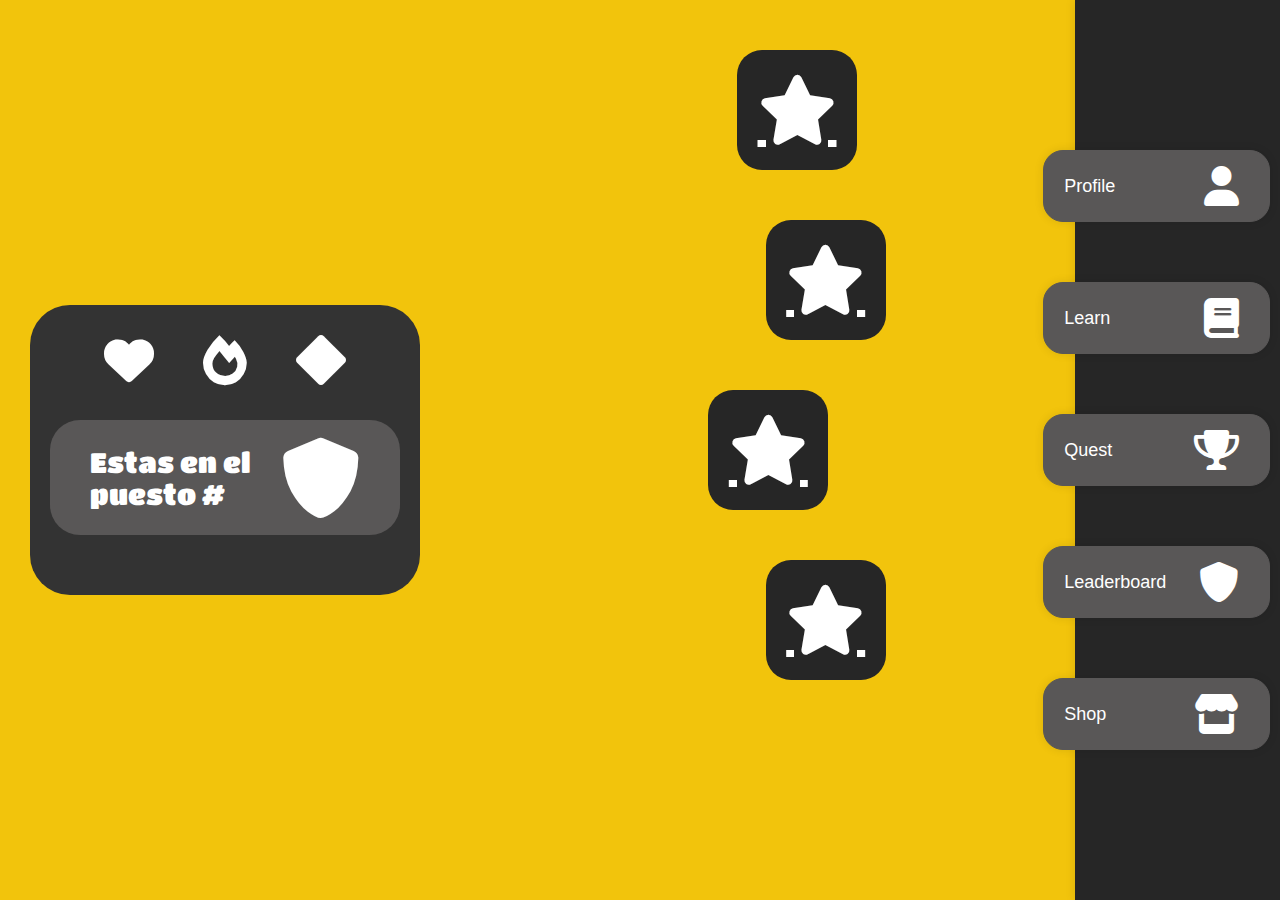
<file: index.html>
<!DOCTYPE html>
<html lang="es">
<head>
    <meta charset="UTF-8">
    <meta name="viewport" content="width=device-width, initial-scale=1.0">
    <title>BananaSong</title>
    <link rel="stylesheet" href="css/main.css">
    <link rel="stylesheet" href="https://cdnjs.cloudflare.com/ajax/libs/font-awesome/6.0.0-beta3/css/all.min.css">
    <link rel="stylesheet" href="https://fonts.googleapis.com/css2?family=Spook&family=Titan+One&display=swap">
    <script src="js/main.js" defer></script>
</head>
<body>
    <section class="container" >
        <div class="content" id="content"></div>
        <div class="right-box">
            <div class="sidebar">
                <div class="nav-button" data-page="profile.html">
                    Profile
                    <i class="fas fa-user"></i>
                </div>
                <div class="nav-button" data-page="learn.html">
                    Learn
                    <i class="fas fa-book"></i>
                </div>
                <div class="nav-button" data-page="quest.html">
                    Quest
                    <i class="fas fa-trophy"></i>
                </div>
                <div class="nav-button" data-page="leaderboard.html">
                    Leaderboard
                    <i class="fas fa-shield-alt"></i>
                </div>
                <div class="nav-button" data-page="shop.html">
                    Shop
                    <i class="fas fa-store"></i>
                </div>
            </div>
        </div>
    </section>
</body>
</html>
</file>
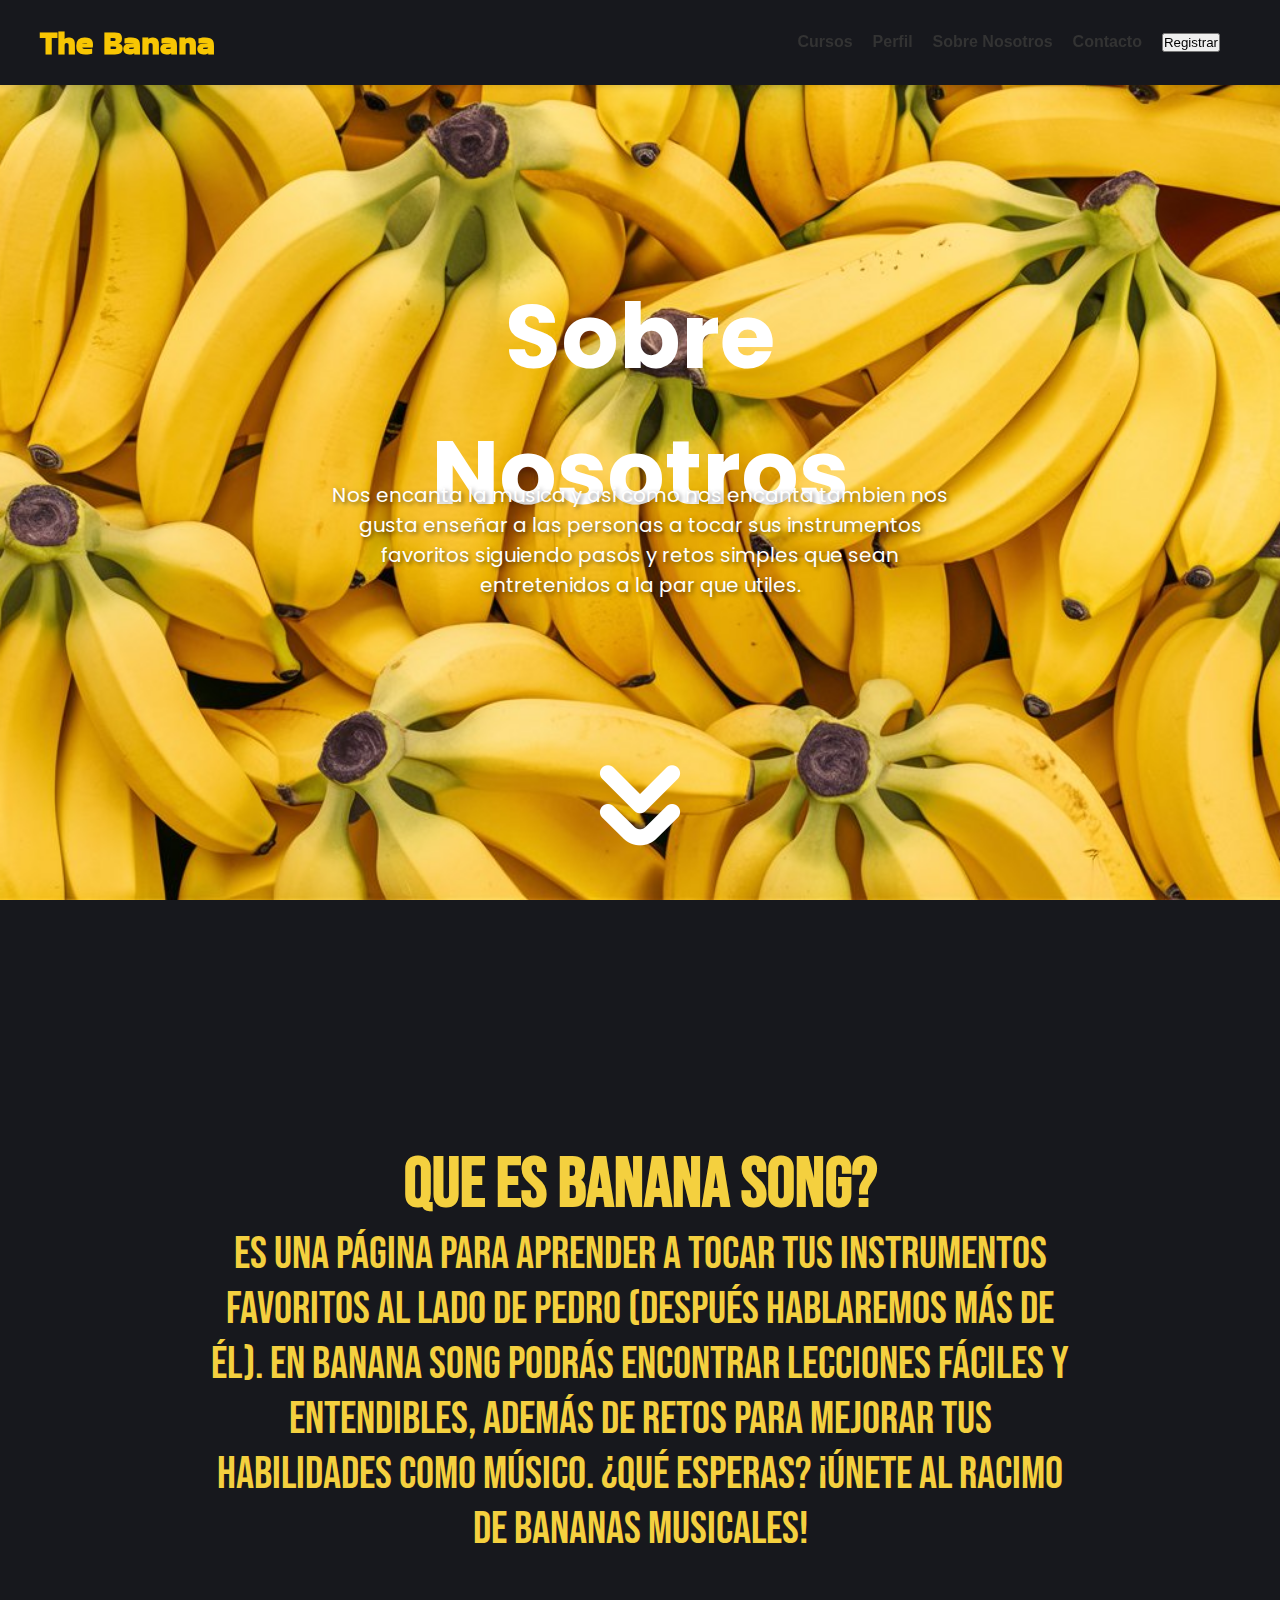
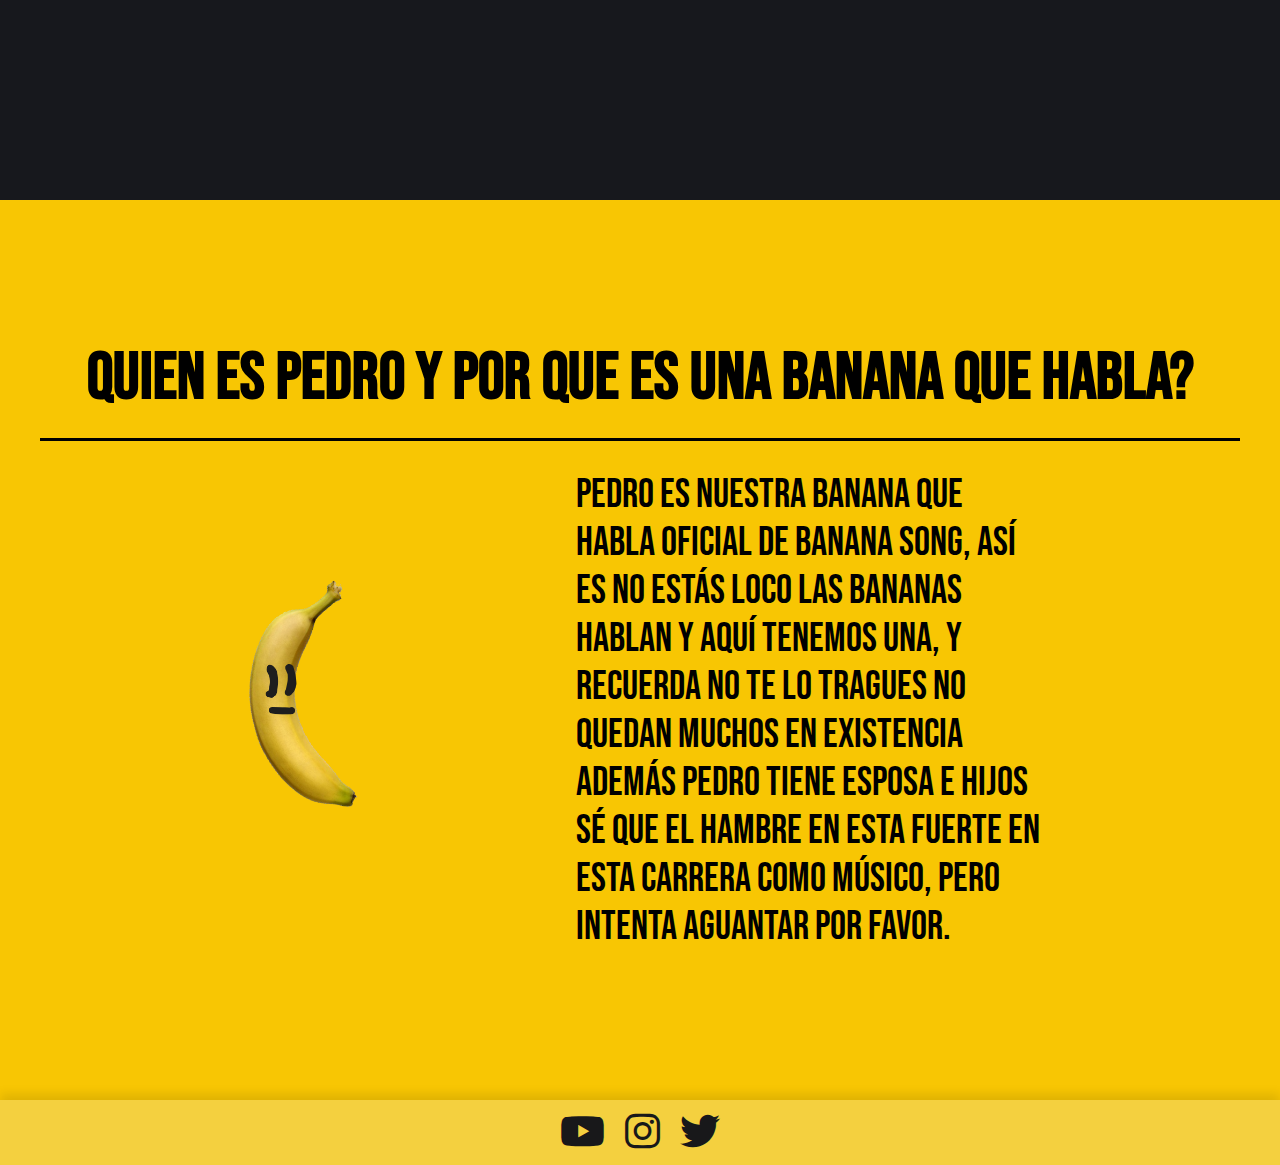
<file: about.html>
<!DOCTYPE html>
<html lang="en">

<head>
    <meta charset="UTF-8">
    <meta name="viewport" content="width=device-width, initial-scale=1.0">
    <title>Banana Homepage</title>
    <link rel="stylesheet" href="css/styles.css">
    <link rel="icon" href="imgs/10b28d43-87d9-4142-9a9f-1ab05f0d3245.png">
    <link rel="preconnect" href="https://fonts.googleapis.com">
    <link rel="preconnect" href="https://fonts.gstatic.com" crossorigin>
    <link
        href="https://fonts.googleapis.com/css2?family=Bakbak+One&family=Bebas+Neue&family=Poppins:ital,wght@0,100;0,200;0,300;0,400;0,500;0,600;0,700;0,800;0,900;1,100;1,200;1,300;1,400;1,500;1,600;1,700;1,800;1,900&family=Workbench&display=swap"
        rel="stylesheet">
    <link
        href="https://fonts.googleapis.com/css2?family=Bakbak+One&family=Bebas+Neue&family=Poppins:ital,wght@0,100;0,200;0,300;0,400;0,500;0,600;0,700;0,800;0,900;1,100;1,200;1,300;1,400;1,500;1,600;1,700;1,800;1,900&family=Roboto:ital,wght@0,100;0,300;0,400;0,500;0,700;0,900;1,100;1,300;1,400;1,500;1,700;1,900&family=Workbench&display=swap"
        rel="stylesheet">
    <link rel="stylesheet" href="https://cdnjs.cloudflare.com/ajax/libs/font-awesome/6.0.0-beta3/css/all.min.css">

    <style>
        /* General styling for the section */
        .Pedro {
            text-align: center;
            padding: 20px;
            margin: 0 auto;
        }

        .PedroTitulo {
            margin-bottom: 20px;
        }

        .PedroTitulo h2 {
            font-size: 1em;
            /* Smaller font size for the title */
            margin: 0;
        }

        /* Styling for the content part with two columns */
        .PedroContent {
            display: flex;
            align-items: center;
            justify-content: center;
            padding-top: 20px;
        }

        /* Column for the image */
        .PedroImg {
            flex: 1;
            padding: 10px;
            text-align: center;
            /* Center the image in its column */
        }

        .PedroImg img {
            max-width: 100%;
            height: auto;
        }

        /* Column for the text */
        .PedroTexto {
            flex: 1;
            padding-right: 200px;
            text-align: left;
            /* Align text to the left */
            font-size: 0.6em;
            /* Smaller font size for the text */
        }

        /* Adding a vertical line between image and text */
        .PedroContent::before {
            content: '';
            display: block;
            width: 1px;
            background: #ccc;
            height: 100%;
            margin: 0 20px;
            /* Adjust spacing as needed */
        }

        /* Adding some padding around the section */
        .pre-footer {
            padding: 20px;
        }

        .hero h1 {
            font-size: 70;
        }
    </style>
</head>

<body>
    <div class="container">
        <header>
            <a href="Index.php">
                <h1>The Banana</h1>
            </a>
            <nav>
                <ul class="nav-links">
                    <li><a href="Cursos.php">Cursos</a></li>
                    <li><a href="Perfil.php">Perfil</a></li>
                    <li><a href="About.php">Sobre Nosotros</a></li>
                    <li><a href="contact.php">Contacto</a></li>
                    <button id="openModalBtn">Registrar</button>
                    <li id="auth-link"></li>
                </ul>
            </nav>
        </header>
        <!-- Botón para abrir el modal -->
        

        <!-- Modal de registro -->
        <div id="registroModal" class="modal">
            <div class="modal-content">
                <span class="close">&times;</span>
                <form id="registroForm" class="modal-form" action="registro.php" method="POST"
                    enctype="multipart/form-data">
                    <label for="nombre">Nombre:</label>
                    <input type="text" id="nombre" name="nombre" required><br>

                    <label for="correo">Correo:</label>
                    <input type="email" id="correo" name="correo" required><br>

                    <label for="password">Contraseña:</label>
                    <input type="password" id="password" name="password" required><br>

                    <label for="telefono">Teléfono:</label>
                    <input type="text" id="telefono" name="telefono" required><br>

                    <label for="sexo">Sexo:</label>
                    <select id="sexo" name="sexo">
                        <option value="M">Masculino</option>
                        <option value="F">Femenino</option>
                        <option value="O">Otro</option>
                    </select><br>

                    <label for="profile_picture">Foto de perfil (opcional):</label>
                    <input type="file" id="profile_picture" name="profile_picture"><br>

                    <label for="banner_picture">Foto de banner (opcional):</label>
                    <input type="file" id="banner_picture" name="banner_picture"><br>

                    <label for="instrument">Instrumento:</label>
                    <input type="text" id="instrument" name="instrument" required><br>

                    <button type="submit">Registrarse</button>
                </form>
            </div>
        </div>

        <!-- CSS para el estilo del modal -->
        <style>
            .modal {
                display: none;
                position: fixed;
                z-index: 1;
                left: 0;
                top: 0;
                width: 100%;
                height: 100%;
                overflow: auto;
                background-color: rgba(0, 0, 0, 0.5);
            }

            .modal-content {
                background-color: #fefefe;
                margin: 15% auto;
                padding: 20px;
                border: 1px solid #888;
                width: 80%;
                max-width: 600px;
            }

            .close {
                color: #aaa;
                float: right;
                font-size: 28px;
                font-weight: bold;
            }

            .close:hover,
            .close:focus {
                color: black;
                text-decoration: none;
                cursor: pointer;
            }

            .modal-form label,
            .modal-form input,
            .modal-form select {
                display: block;
                margin-bottom: 10px;
            }

            .modal-form button {
                margin-top: 10px;
            }
        </style>

        <!-- JavaScript para manejar la apertura y cierre del modal -->
        <script>
            // Obtener el modal
            var modal = document.getElementById('registroModal');

            // Obtener el botón que abre el modal
            var btn = document.getElementById('openModalBtn');

            // Obtener el elemento <span> que cierra el modal
            var span = document.getElementsByClassName("close")[0];

            // Cuando el usuario hace clic en el botón, abrir el modal
            btn.onclick = function () {
                modal.style.display = "block";
            }

            // Cuando el usuario hace clic en <span> (x), cerrar el modal
            span.onclick = function () {
                modal.style.display = "none";
            }

            // Cuando el usuario hace clic en cualquier lugar fuera del modal, cerrar el modal
            window.onclick = function (event) {
                if (event.target == modal) {
                    modal.style.display = "none";
                }
            }
        </script>

        <section class="hero">
            <img src="img/se-observan-muchas-bananas-amarillas-y-realistas-t-sewlydodTN6OsIBKvDjCaA-C6BlVA6FQn2fV2QihIFAgA.jpeg"
                alt="">
            <h1>Sobre Nosotros</h1>
            <p>Nos encanta la musica y asi como nos encanta tambien nos gusta enseñar a las personas a tocar sus
                instrumentos favoritos siguiendo pasos y retos simples que sean entretenidos a la par que utiles.</p>
            <div class="scroll-down" onclick="scrollToNextSection()">
                <img src="img/angulo-doble-pequeno-hacia-abajo.png" alt="">
            </div>
        </section>

        <section class="body">
            <div class="BananaSong">
                <h2>Que es Banana Song?</h2>
                <p>Es una página para aprender a tocar tus instrumentos favoritos al lado de Pedro (después hablaremos
                    más de él). En Banana song podrás encontrar lecciones fáciles y entendibles, además de retos para
                    mejorar tus habilidades como músico. ¿Qué esperas? ¡Únete al racimo de bananas musicales!</p>
            </div>
        </section>

        <section class="pre-footer">
            <div class="Pedro">
                <div class="PedroTitulo">
                    <h2>Quien es pedro y por que es una banana que habla?</h2>
                </div>
                <div class="PedroContent">
                    <div class="PedroImg">
                        <img src="img/pedro-banana2.png" alt="Pedro la banana" width="60%">
                    </div>
                    <div class="PedroTexto">
                        <p>Pedro es nuestra banana que habla oficial de banana song, así es no estás loco las bananas
                            hablan y aquí tenemos una, y recuerda no te lo tragues no quedan muchos en existencia además
                            pedro tiene esposa e hijos sé que el hambre en esta fuerte en esta carrera como músico, pero
                            intenta aguantar por favor.</p>
                    </div>
                </div>
            </div>
        </section>

        <footer>
            <div class="social-icons">
                <a href="https://www.youtube.com" target="_blank" class="social-icon">
                    <i class="fab fa-youtube"></i>
                </a>
                <a href="https://www.instagram.com" target="_blank" class="social-icon">
                    <i class="fab fa-instagram"></i>
                </a>
                <a href="https://www.twitter.com" target="_blank" class="social-icon">
                    <i class="fab fa-twitter"></i>
                </a>
            </div>
        </footer>
    </div>

    <script>
        function scrollToNextSection() {
            const nextSection = document.querySelector('.body');
            nextSection.scrollIntoView({ behavior: 'smooth', block: 'start' });
        }

        document.addEventListener('DOMContentLoaded', () => {
            fetch('/php/check_session.php')
                .then(response => response.json())
                .then(data => {
                    const authLink = document.getElementById('auth-link');
                    if (data.loggedIn) {
                        authLink.innerHTML = '<a href="log_out.php">Cerrar Sesión</a>';
                    } else {
                        authLink.innerHTML = '<a href="log_in.php">Iniciar Sesión</a>';
                    }
                })
                .catch(error => console.error('Error:', error));
        });
    </script>
</body>

</html>
</file>
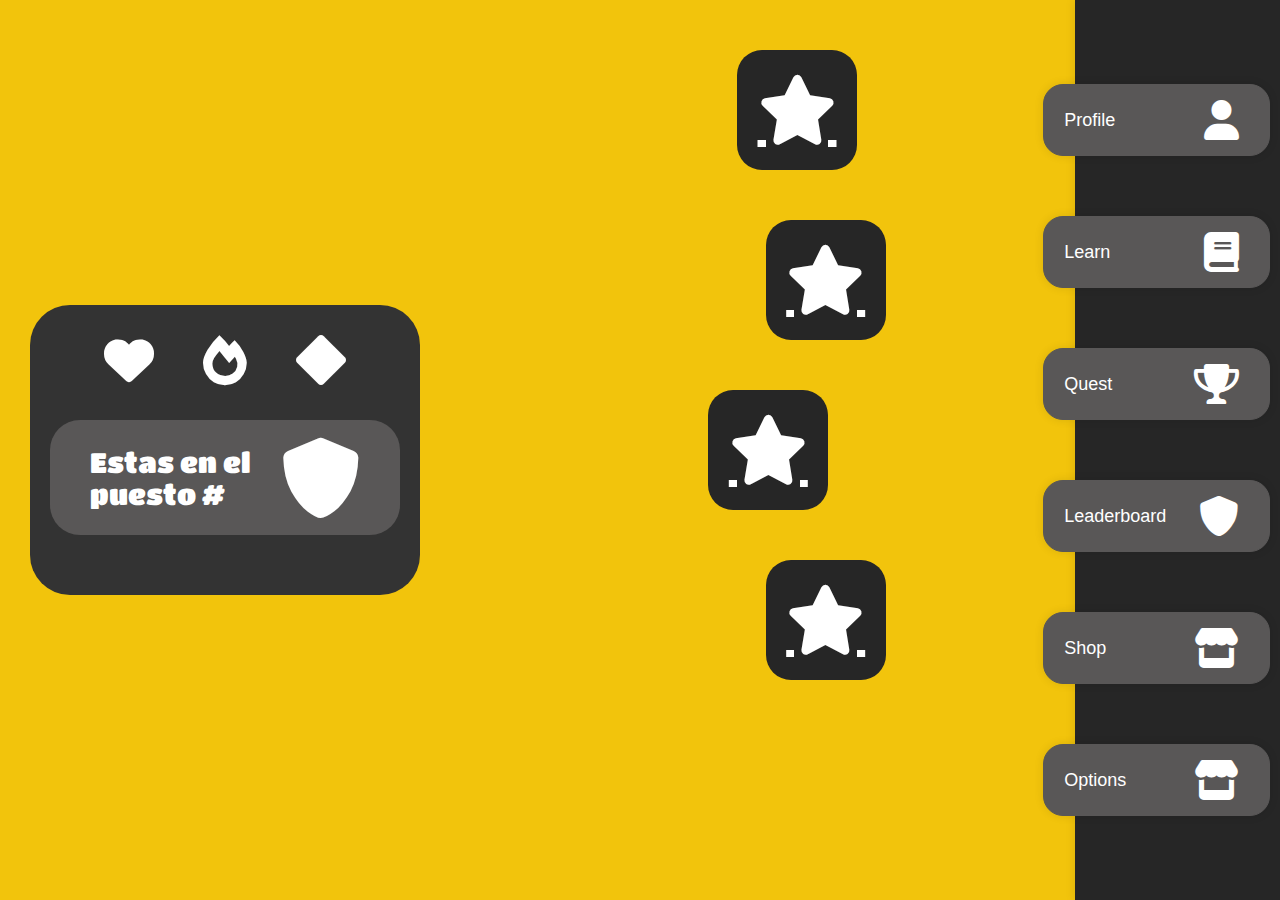
<file: bananasong.html>
<!DOCTYPE html>
<html lang="es">
<head>
    <meta charset="UTF-8">
    <meta name="viewport" content="width=device-width, initial-scale=1.0">
    <title>BananaSong</title>
    <link rel="stylesheet" href="css/main.css">
    <link rel="stylesheet" href="https://cdnjs.cloudflare.com/ajax/libs/font-awesome/6.0.0-beta3/css/all.min.css">
    <link rel="stylesheet" href="https://fonts.googleapis.com/css2?family=Spook&family=Titan+One&display=swap">
    <link href="https://fonts.googleapis.com/css2?family=Fredoka+One&display=swap" rel="stylesheet">

    <script src="js/main.js" defer></script>
</head>
<body>
    <section class="container" >
        <div class="content" id="content"></div>
        <div class="right-box">
            <div class="sidebar">
                <div class="nav-button" data-page="profile.php">
                    Profile
                    <i class="fas fa-user"></i>
                </div>
                <div class="nav-button" data-page="learn.php">
                    Learn
                    <i class="fas fa-book"></i>
                </div>
                <div class="nav-button" data-page="quest.html">
                    Quest
                    <i class="fas fa-trophy"></i>
                </div>
                <div class="nav-button" data-page="leaderboard.html">
                    Leaderboard
                    <i class="fas fa-shield-alt"></i>
                </div>
                <div class="nav-button" data-page="shop.html">
                    Shop
                    <i class="fas fa-store"></i>
                </div>
                <div class="nav-button" data-page="options.html">
                    Options
                    <i class="fas fa-store"></i>
                </div>
            </div>
        </div>
    </section>
</body>
</html>
</file>
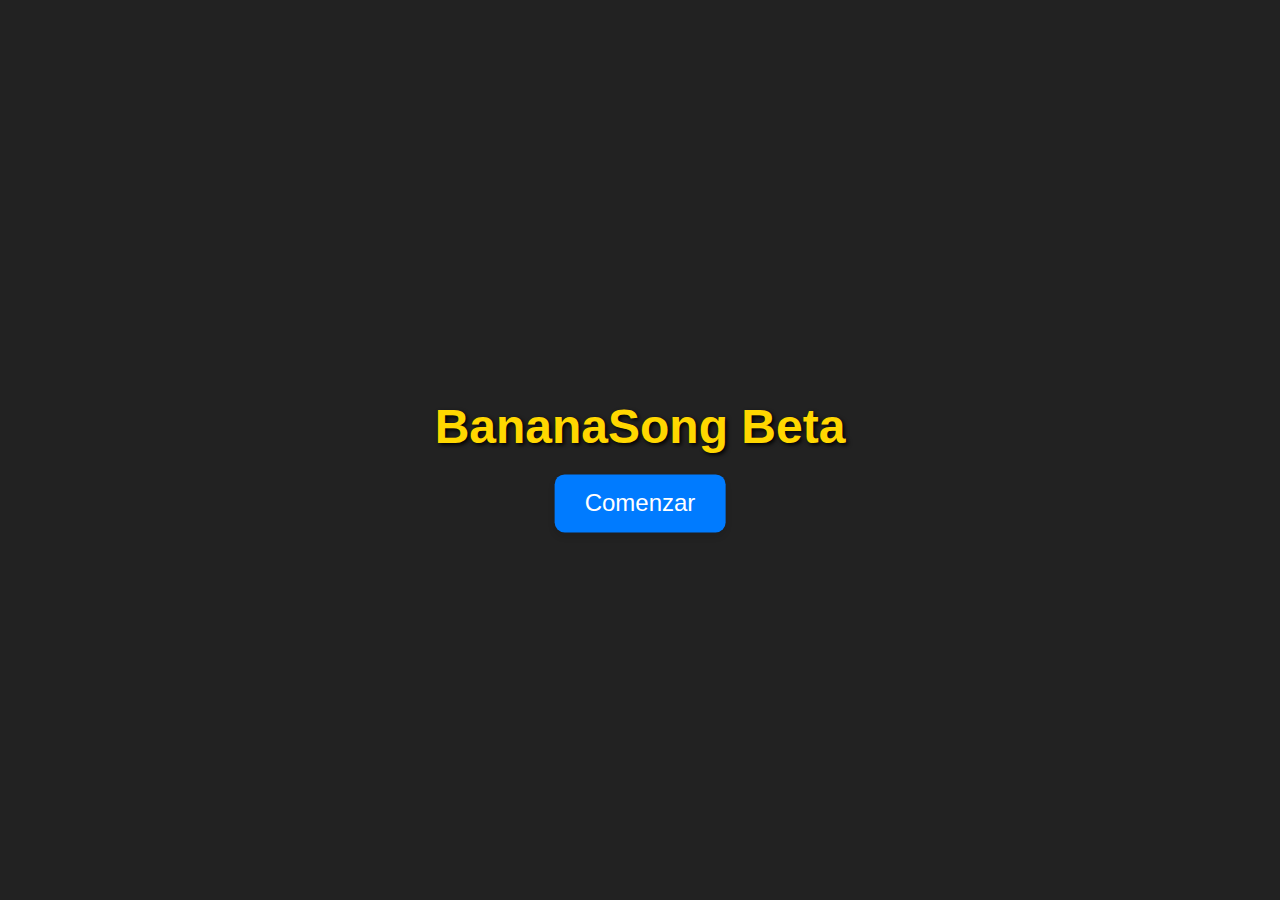
<file: lesson/lesson-1.html>
<!DOCTYPE html>
<html lang="en">

<head>
    <meta charset="UTF-8">
    <meta name="viewport" content="width=device-width, initial-scale=1.0">
    <title>BananaSong Beta</title>
    <link rel="stylesheet" href="../css/UkeGame.css">
</head>

<body>
    <script>
        // Verificar si el navegador soporta getUserMedia
        if (navigator.mediaDevices && navigator.mediaDevices.getUserMedia) {
            console.log('getUserMedia está soportado');

            // Solicitar acceso al micrófono
            navigator.mediaDevices.getUserMedia({ audio: true })
                .then(function (stream) {
                    // Permiso concedido, puedes usar el stream aquí
                    console.log('Permiso concedido');
                })
                .catch(function (err) {
                    // El usuario ha denegado el acceso al micrófono
                    console.log('Error al obtener el stream: ' + err);
                });
        } else {
            console.log('getUserMedia no está soportado en este navegador');
        }

    </script>
    <div id="menu">
        <h1>BananaSong Beta</h1>
        <button onclick="startGame()">Comenzar</button>
    </div>
    <canvas id="gameCanvas"></canvas>
    <div id="overlay" style="display:none;">
        <button onclick="resumeGame()">Reanudar</button>
        <button onclick="exitGame()">Salir</button>
    </div>

    <script src="../js/UkeGame.js"></script>
    <script src="../js/fft.js"></script>
</body>

</html>
</file>
<file: css/main.css>
@import url('https://fonts.googleapis.com/css2?family=Spook&family=Titan+One&display=swap');

body,
html {
    margin: 0;
    padding: 0;
    box-sizing: border-box;
    height: 100%;
    color: #ffffff;
    font-family: 'Spook', sans-serif;
}

.container {
    display: flex;
    height: 100vh;
    /* Altura completa de la ventana */
}

.content {
    display: flex;
    width: 80%;
    height: 100vh;
    /* Altura completa de la ventana */
}

.left-box {
    background-color: #f2c40cff;
    width: 42.8%;
    /* Ancho de la caja izquierda */
    height: 100%;
    display: flex;
    justify-content: center;
    align-items: center;
}

.friends-list {
    background-color: #262626ff;
    width: 75%;
    height: 75%;
    box-shadow: 0 0 10px rgba(0, 0, 0, 0.1);
    padding: 10px;
    border-radius: 40px;
    box-sizing: border-box;
    overflow-y: auto;
}

.friends-list h1 {
    padding-left: 10px;
}

.friend {
    margin: 15px;
    display: flex;
    align-items: center;
    background-color: #595757ff;
    margin-bottom: 10px;
    padding: 10px;
    border-radius: 10px;
    box-shadow: 0 0 5px rgba(0, 0, 0, 0.1);
}

.friend-pic {
    width: 40px;
    height: 40px;
    border-radius: 50%;
    background-color: #595757ff;
    margin-right: 10px;
    display: flex;
    justify-content: center;
    align-items: center;
    font-size: 43px;
    /* Tamaño del icono ajustado */
    color: rgb(255, 255, 255);
    /* Color del icono ajustado */
}


.friend-name {
    font-size: 16px;
}

.center-container {
    background-color: #f2c40cff;
    display: flex;
    flex-direction: column;
    width: 100%;
    /* Ancho del contenedor central */
    height: 100%;
}

.center-box {
    background-color: #f2c40cff;
    display: flex;
    justify-content: center;
    align-items: center;
}

.top-center-box {
    height: 50%;
    padding-top: 40px;
    /* Altura de la caja superior central */
    position: relative;
}

.banner {
    background-color: #fcf2ccff;
    color: #f2c40cff;
    width: 80%;
    height: 80%;
    box-shadow: 0 0 10px rgba(0, 0, 0, 0.1);
    position: relative;
}

.profile-pic-container {
    position: absolute;
    bottom: -10%;
    /* Ajusta este valor para que la mitad del círculo quede fuera del banner */
    left: 50%;
    transform: translateX(-50%);
    width: 100px;
    /* Ajusta el tamaño según sea necesario */
    height: 100px;
    /* Ajusta el tamaño según sea necesario */
}

.profile-pic {
    background-color: #f2c40cff;
    /* Color de fondo del perfil */
    width: 100%;
    height: 100%;
    border-radius: 50%;
    display: flex;
    justify-content: center;
    align-items: center;
    text-align: center;
    font-size: 110px;
    /* Tamaño del icono */
    color: #fcf2ccff;
    /* Color del icono */
    border: 5px solid #f2c40cff;
    /* Borde del perfil */
}


.bottom-center-box {
    height: 50%;
    background-color: #f2c40cff;
    /* Altura de la caja inferior central */
}

.stats {
    display: flex;
    justify-content: space-around;
    align-items: center;
    width: 100%;
    height: 100%;
}

.stat-box {
    background-color: #262626ff;
    width: 20%;
    /* Utilizamos aspect-ratio para hacer los recuadros cuadrados */
    aspect-ratio: 1 / 1;
    border-radius: 40px;
    box-shadow: 0 0 10px rgba(0, 0, 0, 0.1);
    display: flex;
    flex-direction: column;
    justify-content: center;
    align-items: center;
    font-family: 'Titan One', sans-serif;
}

.stat-box i {
    font-size: 60px;
    margin-bottom: 10px;
}

.stat-label {
    font-size: 20px;
}

.right-box {
    background-color: #f2c40cff;
    width: 20%;
    /* Ancho de la caja derecha */
    height: 100%;
    display: flex;
    justify-content: right;
    align-items: center;
}

.sidebar {
    background-color: #262626ff;
    width: 80%;
    height: 100%;
    box-shadow: 0 0 10px rgba(0, 0, 0, 0.1);
    padding: 10px;
    box-sizing: border-box;
    display: flex;
    flex-direction: column;
    justify-content: center;
    align-items: flex-end;
    /* Alinea los botones a la derecha */
}

.nav-button {
    background-color: #595757ff;
    padding: 10px 20px;
    margin: 30px 0;
    height: 50px;
    text-align: center;
    cursor: pointer;
    border: 1px solid #595757ff;
    border-radius: 20px;
    transition: background-color 0.3s, transform 0.3s, box-shadow 0.3s;
    width: 100%;
    /* Para asegurar que los botones ocupan el 100% del ancho disponible */
    box-shadow: 0 0 10px rgba(0, 0, 0, 0.1);
    display: flex;
    justify-content: space-between;
    /* Distribuye los elementos alrededor */
    align-items: center;
    font-size: 18px;
    padding-left: 20px;
    /* Añade un padding a la izquierda para separar el icono del texto */
    padding-right: 20px;
    /* Añade un padding a la derecha para separar el texto del borde */
}

.nav-button i {
    font-size: 40px;
    margin-right: 10px;
    /* Ajusta el margen derecho del icono */
}

.nav-button:hover {
    background-color: #262626ff;
}

.nav-button.selected {
    transform: translateX(-10%);
    box-shadow: 0 0 20px rgba(0, 0, 0, 0.2);
}

/*Learn.html*/
.statistics {
    margin: 30px;
    width: 350px ;
    height:250px ;
    background-color: #333;
    /* Fondo gris oscuro */
    padding: 20px;
    border-radius: 40px;
    /* Bordes redondeados opcional */
    color: white;
    /* Color del texto */
    font-family: 'Titan One', sans-serif;
}

.stat-row {
    padding: 10px 30px 10px;
    display: flex;
    justify-content: space-around;
}

.stat {
    display: flex;
    flex-direction: column;
    align-items: center;
}

.stat i {
    font-size: 50px;
    margin-bottom: 5px;
}
.classification i {
    font-size: 80px;
    padding-left: 20px;
}

.stat-label {
    font-size: 18px;
}

.classification {
    border-radius: 30px;
    height: 115px;
    background-color: #595757ff;
    display: flex;
    justify-content: center;
    align-items: center;
    margin-top: 20px;
}

.classification-label {
    margin-right: 10px;
    font-size: 28px;
}

.level-button {
    position: relative;
    width: 120px;
    height: 120px;
    background-color: #262626ff;
    color: white;
    display: flex;
    justify-content: center;
    align-items: center;
    border-radius: 25px;
    font-size: 70px;
    cursor: pointer;
    transition: transform 0.2s;
}

.level-button:hover {
    transform: scale(1.1);
}

/*quest.html*/

.message-desafio{
    height: 70%;
    width: 70%;
    background-color:#262626ff;
    border-radius: 60px;
}

.quest-message {
    padding-left: 40px;
    font-size: 40px;
    font-weight: 100;
    font-family: 'Titan One', sans-serif;
}

.quest-stats {
    padding-left: 90px;
    font-size: 30px;
    font-family: 'Fredoka One', sans-serif;
}

.quest {
    background-color:#262626ff;
    border-radius: 60px;
    height: 100%;
    width: 70%;
    display: flex;
    flex-direction: column;
    gap: 20px;
}

.mission {
    display: flex;
    align-items: center;
    gap: 10px;
    background-color: transparent;
    padding: 10px;
    margin: 30px 30px 0px;   
    border-radius: 8px;
}

.mission-icon {
    font-size: 50px;
}

.mission-content {
    flex-grow: 1;   
    text-align: left;
}

.progress-bar {
    height: 10px;
    background-color: #ddd;
    border-radius: 5px;
    overflow: hidden;
    margin-top: 5px;
}

.progress {
    height: 100%;
    background-color:#f2c40cff;
    width: 0;
}

.icon {
    color: white;
    font-size: 32px; /* Ajusted font size */
}

.text-container {
    color: white;
    font-size: 18px; /* Adjusted text size */
}

.main {
    background-color: #f2c40cff;
    padding: 20px;
    display: flex;
    justify-content: center;
    align-items: center;
    width: 100vw; /* Ajuste para ocupar todo el ancho de la vista */
    height: 100vh; /* Ajuste para ocupar todo el alto de la vista */
    box-sizing: border-box; /* Asegurar que el padding no afecta el tamaño total */
}

.center-square {
    background-color: #262626ff;
    width: 50vw; /* Ajuste para que el contenedor sea un cuadrado */
    height: 50vw; /* Ajuste para que el contenedor sea un cuadrado */
    max-width: 600px; /* Limitar el tamaño máximo */
    max-height: 600px; /* Limitar el tamaño máximo */
    border-radius: 50px; /* Aumentar el valor para hacer las esquinas más redondeadas */
    display: flex; /* Usar flexbox para la disposición */
    flex-direction: column; /* Disponer los elementos en columna */
    justify-content: center; /* Centrar verticalmente */
    align-items: center; /* Centrar horizontalmente */
    gap: 20px; /* Espacio entre elementos */
    padding: 20px; /* Padding interno */
    box-sizing: border-box; /* Asegurar que el padding no afecta el tamaño total */
}

.card {
    background-color: #595757ff;
    border-radius: 20px;
    padding: 20px;
    display: flex;
    flex-direction: column; /* Asegurar que el contenido dentro de la tarjeta esté en columna */
    justify-content: space-between;
    align-items: center;
    width: 100%; /* Ajustar el ancho al 100% del contenedor padre */
    box-sizing: border-box; /* Asegurar que el padding no afecta el tamaño total */
}

.card-content {
    display: flex;
    align-items: center;
    width: 100%; /* Ajustar el ancho al 100% del contenedor padre */
    box-sizing: border-box; /* Asegurar que el padding no afecta el tamaño total */
}

.heart-icon {
    font-size: 36px;
    color: white;
    margin-right: 20px;
}

.text {
    color: white;
}

.text h3 {
    margin: 0;
    font-size: 24px;
    text-transform: uppercase;
}

.text p {
    margin: 5px 0 0;
    font-size: 14px;
}

.button {
    background-color: #f2c40cff;
    color: black;
    border-radius: 20px;
    padding: 10px 20px;
    font-weight: bold;
    cursor: pointer;
    margin-top: 10px; /* Espacio entre el contenido y el botón */
}
</file>
<file: css/styles.css>
:root {
    --primary-color: #17181D;
    
    --secondary-color: #f4d03f;

    --background-color: #F8C603;

    --text-color: #ffffff;

  }

* {
    margin: 0;
    padding: 0;
    box-sizing: border-box;
}

.bebas-neue-regular {
    font-family: "Bebas Neue", sans-serif;
    font-weight: 400;
    font-style: normal;
  }
  

/* styles.css */

html, body {
    margin: 0;
    padding: 0;
    height: 100%;
}

body {
    font-family: Arial, sans-serif;
    background-color: #17181D;
}

.container {
    display: flex;
    flex-direction: column;
    min-height: 100%;
}

header {
    background-color: var(--primary-color);
    color: var(--secondary-color);
    padding: 10px 0; 
    text-align: center;
    position: fixed;
    top: 0;
    left: 0;
    width: 100%;
    z-index: 1000;
    box-shadow: 0 2px 5px rgba(0, 0, 0, 0.1);
    display: flex;
    justify-content: space-between;
    align-items: center;
    padding: 20px;
    background-color: var(--primary-color);
}

header > * {
    margin: 0 20px; /* Espaciado entre los elementos dentro del header */
    
}

header a{
color: var(--background-color);
text-decoration: none;
}

main {
    flex-grow: 1;
}

section {
    display: flex;
    align-items: center;
    justify-content: center;
    min-height: 100vh; /* Cada sección ocupa al menos el 100% de la altura del viewport */
}

.hero {
    background-color: var(--background-color);
    width: 100%;
    height: 100vh; /* 100vh hace que el contenedor ocupe el 100% de la altura del viewport */
    overflow: hidden; /* Evita que la imagen cause barras de desplazamiento */
    position: relative;
}

.hero img {
    width: 100%;
    height: 100%;
    object-fit: cover;
}

.hero h1 {
    position: absolute;
    top: 45%;
    left: 50%;
    transform: translate(-50%, -50%);
    z-index: 1;
    color: white; /* Color del texto */
    text-align: center;
    font-family: "poppins";
    font-size: 90px;

}
.hero p {
    position: absolute;
    top: 60%;
    left: 50%;
    transform: translate(-50%, -50%);
    z-index: 1;
    color: white; /* Color del texto */
    text-align: center;
    font-family: "poppins";
    font-size: 20px;
    text-shadow: 2px 2px 4px rgba(0, 0, 0, 0.5);
}


.scroll-down {
    position: absolute;
    bottom: 20px; /* Ajusta esto según tu preferencia */
    left: 50%;
    transform: translateX(-50%);
    font-size: 2rem; /* Tamaño de la flecha */
    cursor: pointer;
    color: #000; /* Color de la flecha */
    transition: transform 0.3s ease; /* Agregar una transición suave */
}

.scroll-down:hover {
    transform: translate(-50%, 20px); /* Mover ligeramente hacia abajo al pasar el mouse */
}

.body {
    background-color: var(--primary-color);
    color: var(--secondary-color);
    font-family: "Bebas Neue";
    font-size: 45px;
    text-align: center;
}

.pre-footer {
    background-color: var(--background-color);
    font-family: "Bebas Neue";
    font-size: 66px;
    justify-content: center;
    display: flex;
    flex-direction: column;
}

.encabezado{
    color: var(--secondary-color);
    font-family: "Bebas Neue";
    font-size: 55px;
    text-align: center;
    justify-content: center;
    display: flex;
    flex-direction: column;
}

.titulo{
    margin-bottom: 120px;
    font-size: 65px;
}


footer {
    background-color: var(--secondary-color);
    text-align: center;
    padding: 10px;
    box-shadow: 0 -6px 10px rgba(0,0,0,0.1);
}

/* Opcional: para una mejor transición entre secciones */
html {
    scroll-behavior: smooth;
}

/* Estilos para la barra de desplazamiento */
::-webkit-scrollbar {
    width: 12px; /* Ancho de la barra de desplazamiento */
}

/* Color de fondo de la barra de desplazamiento */
::-webkit-scrollbar-track {
    background-color: var(--primary-color);
}

/* Color de la barra de desplazamiento */
::-webkit-scrollbar-thumb {
    background-color: var(--secondary-color);
}

.quienes-somos-container {
    display: flex;
    align-items: flex-start;
}

.left-side {
    flex: 1;
    padding-right: 20px;
}

.right-side {
    flex: 2;
    font-size: 17px;
}

.left-side h2 {
    margin: 0;
    font-family: 'Oswald', Helvetica, Arial, Lucida, sans-serif;;
    font-size: 55   px;
}

.left-side hr {
    border: 0;
    height: 2px;
    background-color: #333;
    margin: 10px 0;
}

.left-side img {
    max-width: 100%;
    height: auto;
    display: block;
}


.button-57 {
    position: relative;
    overflow: hidden;
    border: 2px solid #18181a; /* Aumentar grosor del borde */
    color: #18181a;
    display: inline-block;
    font-size: 40px; /* Aumentar tamaño de fuente significativamente */
    line-height: 40px; /* Ajustar line-height */
    padding: 40px 40px 38px; /* Aumentar padding significativamente */
    text-decoration: none;
    cursor: pointer;
    background: var(--background-color);
    user-select: none;
    -webkit-user-select: none;
    touch-action: manipulation;
  }
  
  .button-57 span:first-child {
    position: relative;
    transition: color 600ms cubic-bezier(0.48, 0, 0.12, 1);
    z-index: 10;
  }
  
  .button-57 span:last-child {
    color: white;
    display: block;
    position: absolute;
    bottom: 0;
    transition: all 500ms cubic-bezier(0.48, 0, 0.12, 1);
    z-index: 100;
    opacity: 0;
    top: 50%;
    left: 50%;
    transform: translateY(225%) translateX(-50%);
    height: 28px; /* Ajustar altura del span */
    line-height: 28px; /* Ajustar line-height del span */
  }
  
  .button-57:after {
    content: "";
    position: absolute;
    bottom: -50%;
    left: 0;
    width: 100%;
    height: 100%;
    background-color: black;
    transform-origin: bottom center;
    transition: transform 600ms cubic-bezier(0.48, 0, 0.12, 1);
    transform: skewY(9.3deg) scaleY(0);
    z-index: 50;
  }
  
  .button-57:hover:after {
    transform-origin: bottom center;
    transform: skewY(9.3deg) scaleY(2);
  }
  
  .button-57:hover span:last-child {
    transform: translateX(-50%) translateY(-100%);
    opacity: 1;
    transition: all 900ms cubic-bezier(0.48, 0, 0.12, 1);
  }

.social-icons {
    display: flex;
    justify-content: center;
    gap: 20px;
}

.social-icon {
    color: #18181a;
    font-size: 40px; /* Tamaño de los iconos */
    text-decoration: none;
    transition: color 0.3s ease;
}

.social-icon:hover {
    color: #ffff; /* Cambia el color al pasar el ratón */
}

.productos {
    display: flex;
    justify-content: space-around; /* Distribuye los elementos con espacio alrededor */
    padding: 20px;
    font-size: 30px;
    font-family: 'Poppins', sans-serif;
    font-style: italic;
}

.ukelele img, .guitarra img, .bajo img {
    margin: 20px;
    width: 300px;
    height: 300px;
}


.preguntas_frecuentes {
    max-width: 1200px;
    margin: 0 auto;
    text-align: center;
    margin: 41px;
}

.titulo_PreguntasFrecuentes h2 {
    font-size: 2em;
    margin-bottom: 20px;
}

.contenido_preguntas {
    display: flex;
    flex-wrap: wrap;
    justify-content: center;
    gap: 20px;
}

.pregunta {
    background-color: var(--secondary-color);
    border: 1px solid var(--secondary-color);
    border-radius: 5px;
    padding: 15px;
    box-shadow: 0 2px 4px rgba(0, 0, 0, 0.1);
    width: calc(52% - 34px);
    box-sizing: border-box;
    transition: background-color 0.3s, max-height 0.5s ease-in-out;
    cursor: pointer;
    overflow: hidden;
    max-height: 80px; /* Initial max-height to show question */
}

.pregunta h3 {
    font-size: 22px;
    margin-bottom: 10px;
    font-family: "poppins";
}

.pregunta p {
    font-size: 20px;
    font-family: "poppins";
    line-height: 1.4;
    color: #555555;
    opacity: 0;
    transition: opacity 0.5s ease-in-out;
    margin: 0;
}

.pregunta.active p {
    opacity: 1;
}

.pregunta.active {
    max-height: 500px; /* Adjust this height to be large enough to show the full answer */
    background-color: var(--secondary-color);
}

header h1 {
    margin: 0;
    font-family: 'Bakbak One', sans-serif;
}

nav {
    margin-right: 20px;
}

.nav-links {
    list-style: none;
    padding: 0;
    display: flex;
    gap: 20px;
}

.nav-links li {
    display: inline;
}

.nav-links a {
    text-decoration: none;
    color: #333;
    font-weight: 600;
    transition: color 0.3s ease;
}

.nav-links a:hover {
    color: var(--background-color); /* Tomato color for hover effect */
}

.LadoIzquierdo img {
    border-radius: 50%;
    width: 150px;
    height: 150px;
    object-fit: cover;
    border: 4px solid var(--secondary-color);
}

.LadoDerecho{
    margin: 30px;
}

.LadoDerecho h1 {
    font-size: 2.5rem;
    margin-bottom: 10px;
    font-family: 'Bakbak One', sans-serif;
}

.LadoDerecho h2 {
    font-size: 1.5rem;
    margin-bottom: 20px;
    font-weight: 300;
}

.configuracion{
    margin: 20px;
}


.configuracion a {
    display: inline-block;
    transition: transform 0.3s ease; /* Añade una transición para que el cambio sea suave */
}


.configuracion a:hover {
    transform: scale(1.4);
}


.card {
    background-color: #fff;
    border-radius: 10px;
    box-shadow: 0 4px 6px rgba(0, 0, 0, 0.1);
    cursor: pointer;
    transition: transform 0.3s ease;
}

.card:hover {
    transform: translateY(-5px);
}

.carousel-container {
    overflow-x: auto; /* Habilita el desplazamiento horizontal */
    white-space: nowrap;
    min-width: 100%; /* Asegura que el contenedor tenga suficiente ancho para no cortar el contenido */
}


.carousel-container {
    overflow: hidden;
    white-space: nowrap;
}

.BananaSong{
    padding: 200px;
}

.BananaSong h2{
    font-size: 70px;
}

.Pedro{
    text-align: center;
    padding: 200px;
}

/* General styling for the section */
.Pedro {
    text-align: center;
    padding: 20px;
    margin: 0 auto;
}

.PedroTitulo {
    margin-bottom: 20px;
}

.PedroTitulo h2 {
    font-size: 2em;
}

/* Styling for the content part with two columns */
.PedroContent {
    display: flex;
    align-items: center;
    justify-content: center;
    border-top: 3px solid #000000;
    padding-top: 20px;
}

/* Column for the image */
.PedroImg {
    flex: 1;
    padding: 10px;
}

.PedroImg img {
    max-width: 100%;
    height: auto;
}

/* Column for the text */
.PedroTexto {
    flex: 1;
    padding: 10px;
    text-align: left; /* Align text to the left */
}

/* Adding some padding around the section */
.pre-footer {
    padding: 20px;
}

#score {
    font-size: 24px;
    margin-bottom: 20px;
    color: #000000;
    /* Color amarillo */
    font-weight: 700;
    /* Aumentar el grosor de las letras */
}

#controls {
    margin-bottom: 20px;
}

#start-button,
#stop-button {
    padding: 10px 20px;
    font-size: 18px;
    background-color: #000;
    /* Color amarillo */
    color: #F8C603;
    /* Color de texto negro */
    border: none;
    border-radius: 5px;
    cursor: pointer;
    margin: 0 10px;
    transition: background-color 0.3s ease;
    font-weight: 700;
    /* Aumentar el grosor de las letras */
}

#start-button:hover,
#stop-button:hover {
    background-color: #d9534f;
    /* Color amarillo oscuro */
}

#canvas {
    
    /* Borde amarillo */
    display: block;
    background-color: #F8C603;
    /* Color de fondo negro */
    margin-bottom: 10px;
}

#dominant-tone,
#dominant-frequency {
    font-weight: bold;
    color: #000000;
    /* Color amarillo */
    font-weight: 700;
    /* Aumentar el grosor de las letras */
}

#info {
    margin-top: 20px;
    color: #000000;
    /* Color amarillo */
}

#info p {
    font-size: 18px;
    margin-bottom: 10px;
}

#info img {
    max-width: 100%;
    height: auto;
    margin-bottom: 20px;
}

/* Modal */
.modal {
    display: none;
    position: fixed;
    z-index: 1;
    left: 0;
    top: 0;
    width: 100%;
    height: 100%;
    overflow: auto;
    background-color: rgb(0, 0, 0);
    background-color: rgba(0, 0, 0, 0.4);
}

.modal-content {
    background-color: #fefefe;
    margin: 15% auto;
    padding: 20px;
    border: 1px solid #888;
    width: 80%;
    max-width: 500px;
    text-align: center;
}

.close {
    color: #aaa;
    float: right;
    font-size: 28px;
    font-weight: bold;
}

.close:hover,
.close:focus {
    color: black;
    text-decoration: none;
    cursor: pointer;
}

#login-form input {
    width: 100%;
    padding: 10px;
    margin: 5px 0 10px 0;
    display: inline-block;
    border: 1px solid #ccc;
    box-sizing: border-box;
}

#login-form button {
    background-color: #4CAF50;
    color: white;
    padding: 14px 20px;
    margin: 8px 0;
    border: none;
    cursor: pointer;
    width: 100%;
}

#login-form button:hover {
    opacity: 0.8;
}
</file>
<file: css/UkeGame.css>
body, html {
    margin: 0;
    padding: 0;
    overflow: hidden;
    width: 100%;
    height: 100%;
    background-color: #222222;
    font-family: 'Arial', sans-serif;
    color: #FFFFFF;
}

#menu {
    position: absolute;
    top: 50%;
    left: 50%;
    transform: translate(-50%, -50%);
    text-align: center;
}

#menu h1 {
    font-size: 3em;
    color: #FFD700;
    margin-bottom: 20px;
    text-shadow: 2px 2px 4px #000000;
}

#menu button {
    padding: 15px 30px;
    font-size: 1.5em;
    color: #FFFFFF;
    background-color: #007BFF;
    border: none;
    border-radius: 10px;
    cursor: pointer;
    transition: background-color 0.3s, transform 0.3s;
    box-shadow: 0 4px 6px rgba(0, 0, 0, 0.1);
}

#menu button:hover {
    background-color: #0056b3;
    transform: scale(1.05);
}

#menu button:active {
    background-color: #004080;
    transform: scale(0.95);
}

canvas {
    display: none; /* para ocultar el canvas inicialmente */
}

#overlay {
    position: absolute;
    top: 300px;
    right: 10px;
    display: none;
}

#overlay button {
    margin-right: 10px;
    padding: 10px 20px;
    font-size: 1em;
    color: #FFFFFF;
    background-color: #28A745;
    border: none;
    border-radius: 5px;
    cursor: pointer;
    transition: background-color 0.3s, transform 0.3s;
    box-shadow: 0 4px 6px rgba(0, 0, 0, 0.1);
}

#overlay button:hover {
    background-color: #218838;
    transform: scale(1.05);
}

#overlay button:active {
    background-color: #1E7E34;
    transform: scale(0.95);
}
</file>
